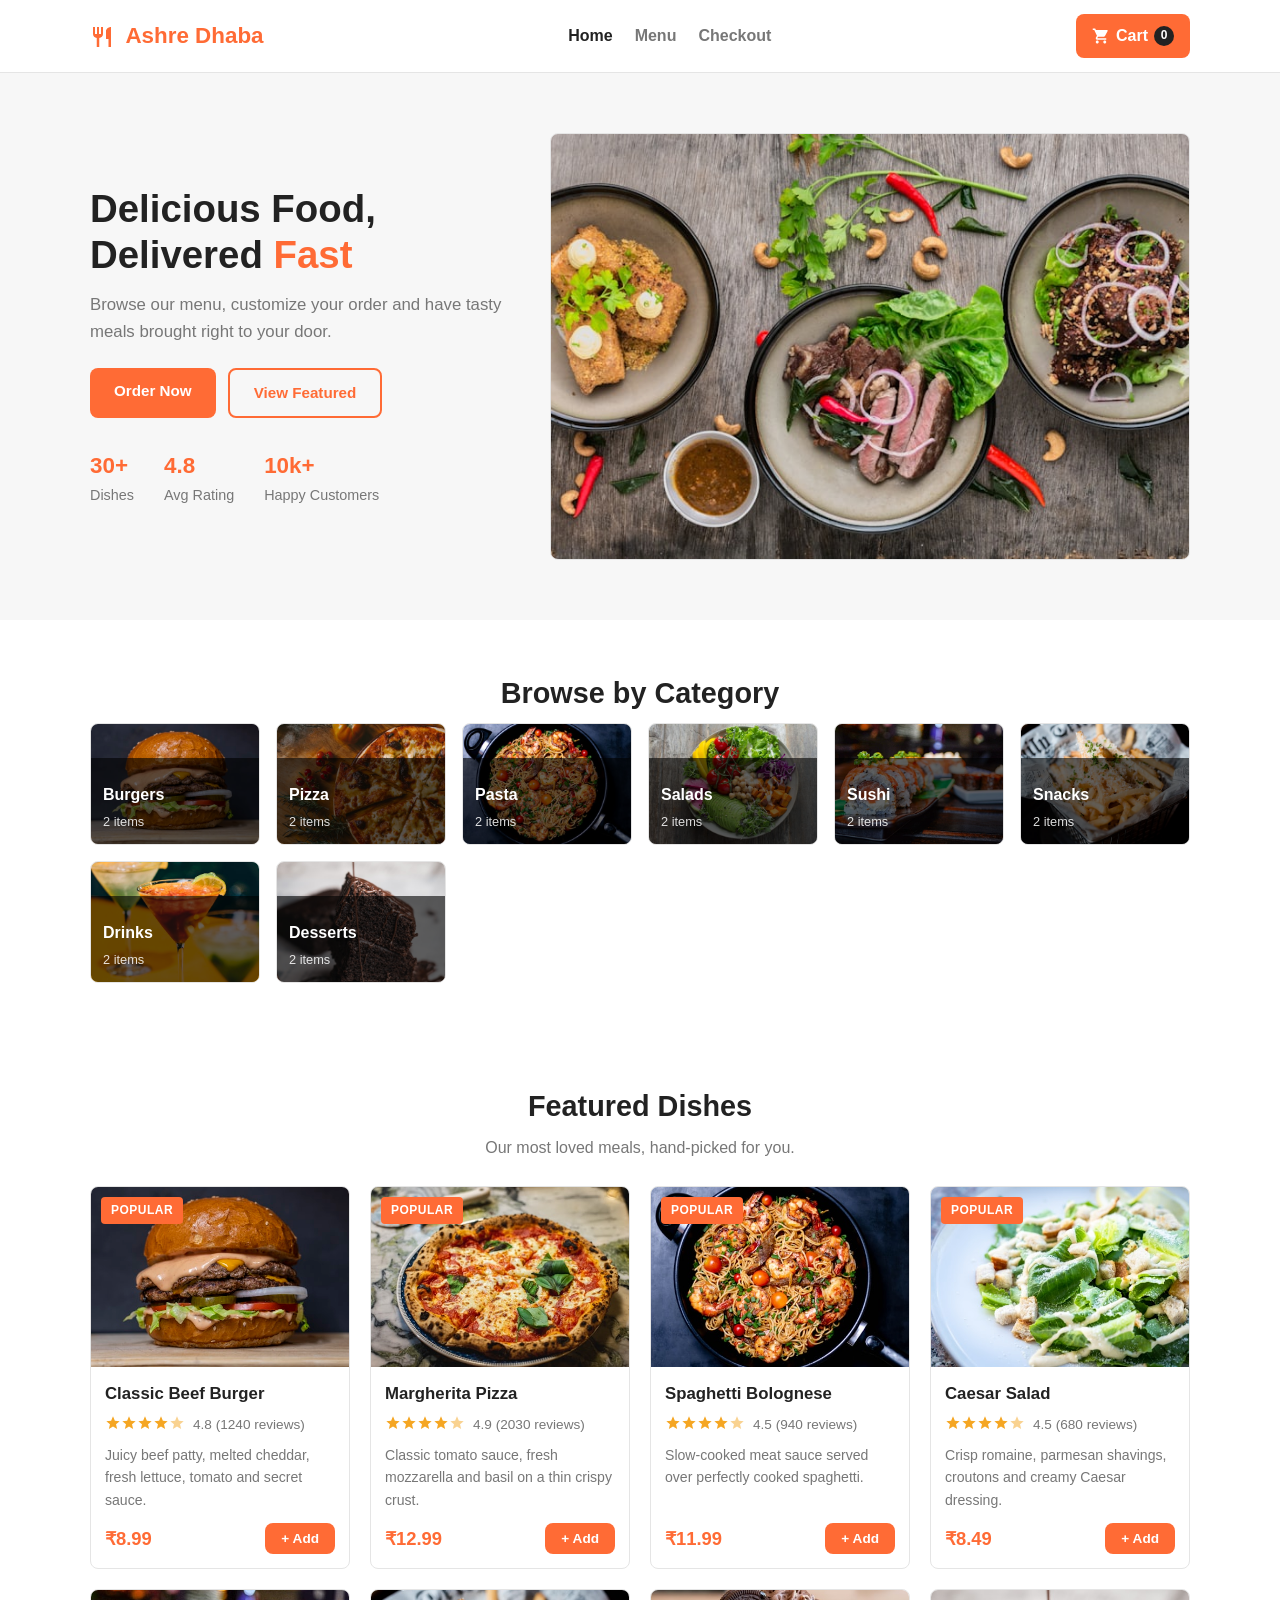
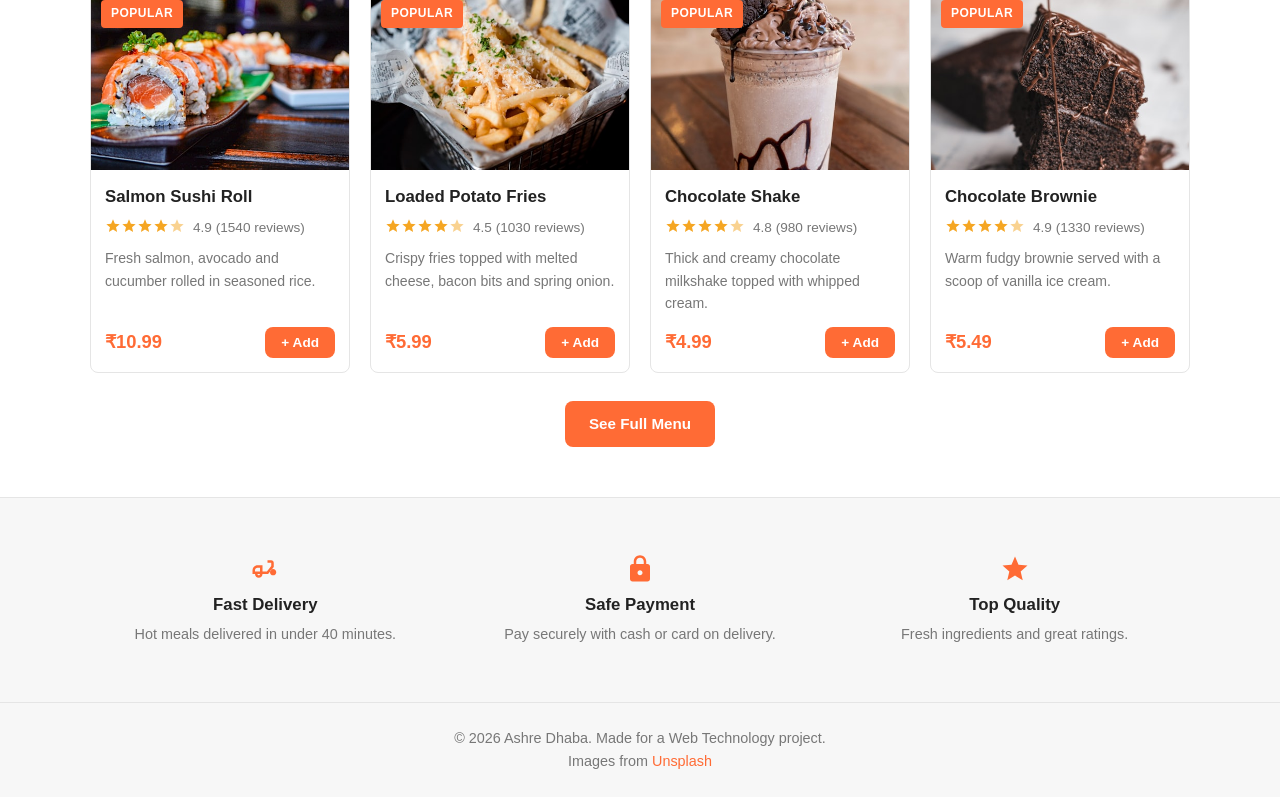
<file: index.html>
<!DOCTYPE html>
<html lang="en">
<head>
  <meta charset="UTF-8">
  <meta name="viewport" content="width=device-width, initial-scale=1.0">
  <title>Ashre Dhaba | Food Ordering System</title>
  <link rel="stylesheet" href="css/style.css">
</head>
<body>

  <!-- Navigation bar -->
  <header class="navbar">
    <div class="container nav-inner">
      <a href="index.html" class="logo">
        <svg class="logo-icon" viewBox="0 0 24 24" width="24" height="24" fill="currentColor" aria-hidden="true"><path d="M11 9H9V2H7v7H5V2H3v7c0 2.12 1.66 3.84 3.75 3.97V22h2.5v-9.03C11.34 12.84 13 11.12 13 9V2h-2v7zm5-3v8h2.5v8H21V2c-2.76 0-5 2.24-5 4z"/></svg>
        Ashre Dhaba
      </a>
      <nav class="nav-links">
        <a href="index.html" class="active">Home</a>
        <a href="menu.html">Menu</a>
        <a href="checkout.html">Checkout</a>
      </nav>
      <a href="checkout.html" class="cart-btn">
        <svg class="cart-icon" viewBox="0 0 24 24" width="18" height="18" fill="currentColor" aria-hidden="true"><path d="M7 18c-1.1 0-1.99.9-1.99 2S5.9 22 7 22s2-.9 2-2-.9-2-2-2zM1 2v2h2l3.6 7.59-1.35 2.45c-.16.28-.25.61-.25.96 0 1.1.9 2 2 2h12v-2H7.42c-.14 0-.25-.11-.25-.25l.03-.12.9-1.63h7.45c.75 0 1.41-.41 1.75-1.03l3.58-6.49c.08-.14.12-.31.12-.48 0-.55-.45-1-1-1H5.21l-.94-2H1zm16 16c-1.1 0-1.99.9-1.99 2s.89 2 1.99 2 2-.9 2-2-.9-2-2-2z"/></svg>
        Cart <span class="cart-badge">0</span>
      </a>
    </div>
  </header>

  <!-- Hero section -->
  <section class="hero">
    <div class="container hero-inner">
      <div class="hero-text">
        <h1>Delicious Food,<br>Delivered <span class="accent">Fast</span></h1>
        <p>Browse our menu, customize your order and have tasty meals brought right to your door.</p>
        <div class="hero-buttons">
          <a href="menu.html" class="btn btn-primary">Order Now</a>
          <a href="#featured" class="btn btn-outline">View Featured</a>
        </div>
        <div class="hero-stats">
          <div class="stat">
            <span class="stat-number">30+</span>
            <span class="stat-label">Dishes</span>
          </div>
          <div class="stat">
            <span class="stat-number">4.8</span>
            <span class="stat-label">Avg Rating</span>
          </div>
          <div class="stat">
            <span class="stat-number">10k+</span>
            <span class="stat-label">Happy Customers</span>
          </div>
        </div>
      </div>
      <div class="hero-image">
        <img src="images/photo-1504674900247-0877df9cc836.jpg"
             alt="A delicious plate of food">
      </div>
    </div>
  </section>

  <!-- Food categories -->
  <section class="categories-section">
    <div class="container">
      <h2 class="section-title">Browse by Category</h2>
      <div class="category-grid" id="category-grid">
        <!-- Filled by JavaScript -->
      </div>
    </div>
  </section>

  <!-- Featured dishes -->
  <section class="featured-section" id="featured">
    <div class="container">
      <h2 class="section-title">Featured Dishes</h2>
      <p class="section-subtitle">Our most loved meals, hand-picked for you.</p>
      <div class="food-grid" id="featured-grid">
        <!-- Filled by JavaScript -->
      </div>
      <div class="center-btn">
        <a href="menu.html" class="btn btn-primary">See Full Menu</a>
      </div>
    </div>
  </section>

  <!-- Promo / info banner -->
  <section class="promo-section">
    <div class="container promo-inner">
      <div class="promo-box">
        <svg class="promo-icon" viewBox="0 0 24 24" width="30" height="30" fill="currentColor" aria-hidden="true"><path d="M19 7c0-1.1-.9-2-2-2h-3v2h3v2.65L13.52 14H10V9H6c-2.21 0-4 1.79-4 4v3h2c0 1.66 1.34 3 3 3s3-1.34 3-3h4.48L19 10.35V7zM7 17c-.55 0-1-.45-1-1h2c0 .55-.45 1-1 1zm1-3H4v-1c0-1.1.9-2 2-2h2v3zm10.5 3c-1.38 0-2.5-1.12-2.5-2.5s1.12-2.5 2.5-2.5 2.5 1.12 2.5 2.5-1.12 2.5-2.5 2.5z"/></svg>
        <h3>Fast Delivery</h3>
        <p>Hot meals delivered in under 40 minutes.</p>
      </div>
      <div class="promo-box">
        <svg class="promo-icon" viewBox="0 0 24 24" width="30" height="30" fill="currentColor" aria-hidden="true"><path d="M18 8h-1V6c0-2.76-2.24-5-5-5S7 3.24 7 6v2H6c-1.1 0-2 .9-2 2v10c0 1.1.9 2 2 2h12c1.1 0 2-.9 2-2V10c0-1.1-.9-2-2-2zm-6 9c-1.1 0-2-.9-2-2s.9-2 2-2 2 .9 2 2-.9 2-2 2zM9 8V6c0-1.66 1.34-3 3-3s3 1.34 3 3v2H9z"/></svg>
        <h3>Safe Payment</h3>
        <p>Pay securely with cash or card on delivery.</p>
      </div>
      <div class="promo-box">
        <svg class="promo-icon" viewBox="0 0 24 24" width="30" height="30" fill="currentColor" aria-hidden="true"><path d="M12 17.27 18.18 21l-1.64-7.03L22 9.24l-7.19-.61L12 2 9.19 8.63 2 9.24l5.46 4.73L5.82 21z"/></svg>
        <h3>Top Quality</h3>
        <p>Fresh ingredients and great ratings.</p>
      </div>
    </div>
  </section>

  <!-- Footer -->
  <footer class="footer">
    <div class="container footer-inner">
      <p>&copy; 2026 Ashre Dhaba. Made for a Web Technology project.</p>
      <p>Images from <a href="https://unsplash.com" target="_blank">Unsplash</a></p>
    </div>
  </footer>

  <script src="js/data.js"></script>
  <script src="js/cart.js"></script>
  <script src="js/home.js"></script>
</body>
</html>
</file>
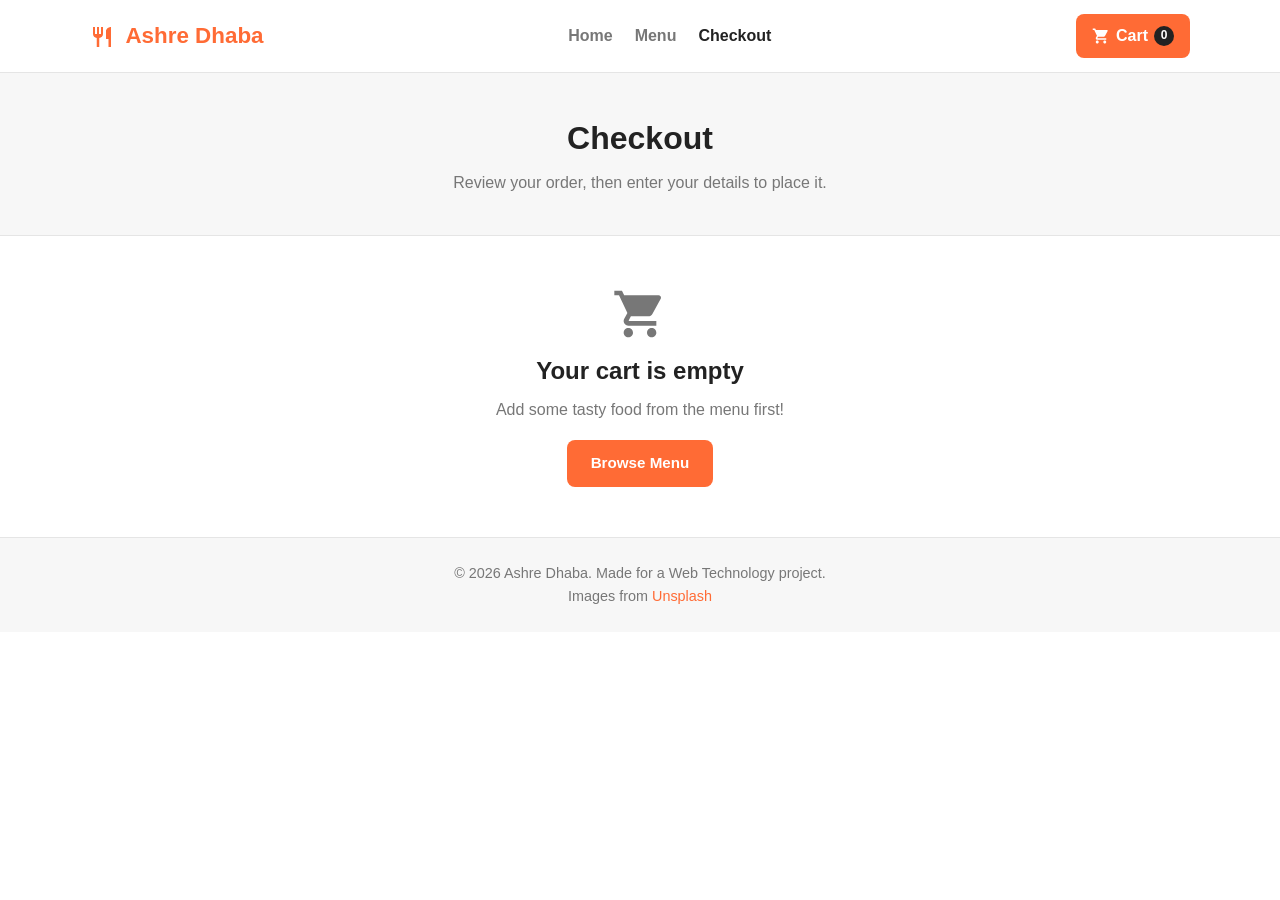
<file: checkout.html>
<!DOCTYPE html>
<html lang="en">
<head>
  <meta charset="UTF-8">
  <meta name="viewport" content="width=device-width, initial-scale=1.0">
  <title>Checkout | Ashre Dhaba</title>
  <link rel="stylesheet" href="css/style.css">
</head>
<body>

  <!-- Navigation bar -->
  <header class="navbar">
    <div class="container nav-inner">
      <a href="index.html" class="logo">
        <svg class="logo-icon" viewBox="0 0 24 24" width="24" height="24" fill="currentColor" aria-hidden="true"><path d="M11 9H9V2H7v7H5V2H3v7c0 2.12 1.66 3.84 3.75 3.97V22h2.5v-9.03C11.34 12.84 13 11.12 13 9V2h-2v7zm5-3v8h2.5v8H21V2c-2.76 0-5 2.24-5 4z"/></svg>
        Ashre Dhaba
      </a>
      <nav class="nav-links">
        <a href="index.html">Home</a>
        <a href="menu.html">Menu</a>
        <a href="checkout.html" class="active">Checkout</a>
      </nav>
      <a href="checkout.html" class="cart-btn">
        <svg class="cart-icon" viewBox="0 0 24 24" width="18" height="18" fill="currentColor" aria-hidden="true"><path d="M7 18c-1.1 0-1.99.9-1.99 2S5.9 22 7 22s2-.9 2-2-.9-2-2-2zM1 2v2h2l3.6 7.59-1.35 2.45c-.16.28-.25.61-.25.96 0 1.1.9 2 2 2h12v-2H7.42c-.14 0-.25-.11-.25-.25l.03-.12.9-1.63h7.45c.75 0 1.41-.41 1.75-1.03l3.58-6.49c.08-.14.12-.31.12-.48 0-.55-.45-1-1-1H5.21l-.94-2H1zm16 16c-1.1 0-1.99.9-1.99 2s.89 2 1.99 2 2-.9 2-2-.9-2-2-2z"/></svg>
        Cart <span class="cart-badge">0</span>
      </a>
    </div>
  </header>

  <!-- Checkout page header -->
  <section class="page-header">
    <div class="container">
      <h1>Checkout</h1>
      <p>Review your order, then enter your details to place it.</p>
    </div>
  </section>

  <!-- Empty cart message -->
  <section class="empty-cart" id="empty-cart">
    <div class="container empty-cart-inner">
      <svg class="empty-icon" viewBox="0 0 24 24" width="56" height="56" fill="currentColor" aria-hidden="true"><path d="M7 18c-1.1 0-1.99.9-1.99 2S5.9 22 7 22s2-.9 2-2-.9-2-2-2zM1 2v2h2l3.6 7.59-1.35 2.45c-.16.28-.25.61-.25.96 0 1.1.9 2 2 2h12v-2H7.42c-.14 0-.25-.11-.25-.25l.03-.12.9-1.63h7.45c.75 0 1.41-.41 1.75-1.03l3.58-6.49c.08-.14.12-.31.12-.48 0-.55-.45-1-1-1H5.21l-.94-2H1zm16 16c-1.1 0-1.99.9-1.99 2s.89 2 1.99 2 2-.9 2-2-.9-2-2-2z"/></svg>
      <h2>Your cart is empty</h2>
      <p>Add some tasty food from the menu first!</p>
      <a href="menu.html" class="btn btn-primary">Browse Menu</a>
    </div>
  </section>

  <!-- Checkout layout: order summary + customer form -->
  <section class="checkout-section" id="checkout-section">
    <div class="container checkout-grid">

      <!-- Left column: order summary -->
      <div class="order-summary">
        <h2>Your Order</h2>
        <div id="cart-items">
          <!-- Cart items filled by JavaScript -->
        </div>
        <div class="bill-box" id="bill-box">
          <!-- Bill calculation filled by JavaScript -->
        </div>
      </div>

      <!-- Right column: customer information form -->
      <div class="customer-form">
        <h2>Delivery Details</h2>
        <form id="checkout-form" novalidate>

          <div class="form-group">
            <label for="name">Full Name</label>
            <input type="text" id="name" placeholder="e.g. John Smith">
            <small class="error-msg" id="name-error"></small>
          </div>

          <div class="form-group">
            <label for="email">Email Address</label>
            <input type="email" id="email" placeholder="e.g. john@example.com">
            <small class="error-msg" id="email-error"></small>
          </div>

          <div class="form-group">
            <label for="phone">Phone Number</label>
            <input type="tel" id="phone" placeholder="e.g. 0712345678">
            <small class="error-msg" id="phone-error"></small>
          </div>

          <div class="form-group">
            <label for="address">Delivery Address</label>
            <input type="text" id="address" placeholder="Street, city, postcode">
            <small class="error-msg" id="address-error"></small>
          </div>

          <div class="form-group">
            <label for="notes">Order Notes (optional)</label>
            <textarea id="notes" rows="3" placeholder="Any special instructions..."></textarea>
          </div>

          <div class="form-group">
            <label>Payment Method</label>
            <div class="payment-options">
              <label class="payment-option">
                <input type="radio" name="payment" value="Cash on Delivery" checked>
                <svg class="pay-icon" viewBox="0 0 24 24" width="18" height="18" fill="currentColor" aria-hidden="true"><path d="M19 14V6c0-1.1-.9-2-2-2H3c-1.1 0-2 .9-2 2v8c0 1.1.9 2 2 2h14c1.1 0 2-.9 2-2zm-9-1c-1.66 0-3-1.34-3-3s1.34-3 3-3 3 1.34 3 3-1.34 3-3 3zm13-6v11c0 1.1-.9 2-2 2H4v-2h17V7h2z"/></svg>
                <span>Cash on Delivery</span>
              </label>
              <label class="payment-option">
                <input type="radio" name="payment" value="Card on Delivery">
                <svg class="pay-icon" viewBox="0 0 24 24" width="18" height="18" fill="currentColor" aria-hidden="true"><path d="M20 4H4c-1.11 0-1.99.89-1.99 2L2 18c0 1.11.89 2 2 2h16c1.11 0 2-.89 2-2V6c0-1.11-.89-2-2-2zm0 14H4v-6h16v6zm0-10H4V6h16v2z"/></svg>
                <span>Card on Delivery</span>
              </label>
            </div>
          </div>

          <button type="submit" class="btn btn-primary btn-block">Place Order</button>
        </form>
      </div>
    </div>
  </section>

  <!-- Order confirmation modal -->
  <div class="modal-overlay" id="confirm-overlay">
    <div class="modal confirm-modal">
      <svg class="confirm-icon" viewBox="0 0 24 24" width="48" height="48" fill="currentColor" aria-hidden="true"><path d="M12 2C6.48 2 2 6.48 2 12s4.48 10 10 10 10-4.48 10-10S17.52 2 12 2zm-2 15-5-5 1.41-1.41L10 14.17l7.59-7.59L19 8l-9 9z"/></svg>
      <h2>Order Confirmed!</h2>
      <p>Thank you for your order. Your food is being prepared and will be delivered soon.</p>
      <div class="confirm-details">
        <p><strong>Order Number:</strong> <span id="confirm-number"></span></p>
        <p><strong>Total Paid:</strong> <span id="confirm-total"></span></p>
        <p><strong>Delivery To:</strong> <span id="confirm-address"></span></p>
        <p><strong>Payment:</strong> <span id="confirm-payment"></span></p>
      </div>
      <a href="menu.html" class="btn btn-primary">Order More Food</a>
    </div>
  </div>

  <!-- Footer -->
  <footer class="footer">
    <div class="container footer-inner">
      <p>&copy; 2026 Ashre Dhaba. Made for a Web Technology project.</p>
      <p>Images from <a href="https://unsplash.com" target="_blank">Unsplash</a></p>
    </div>
  </footer>

  <script src="js/data.js"></script>
  <script src="js/cart.js"></script>
  <script src="js/checkout.js"></script>
</body>
</html>
</file>
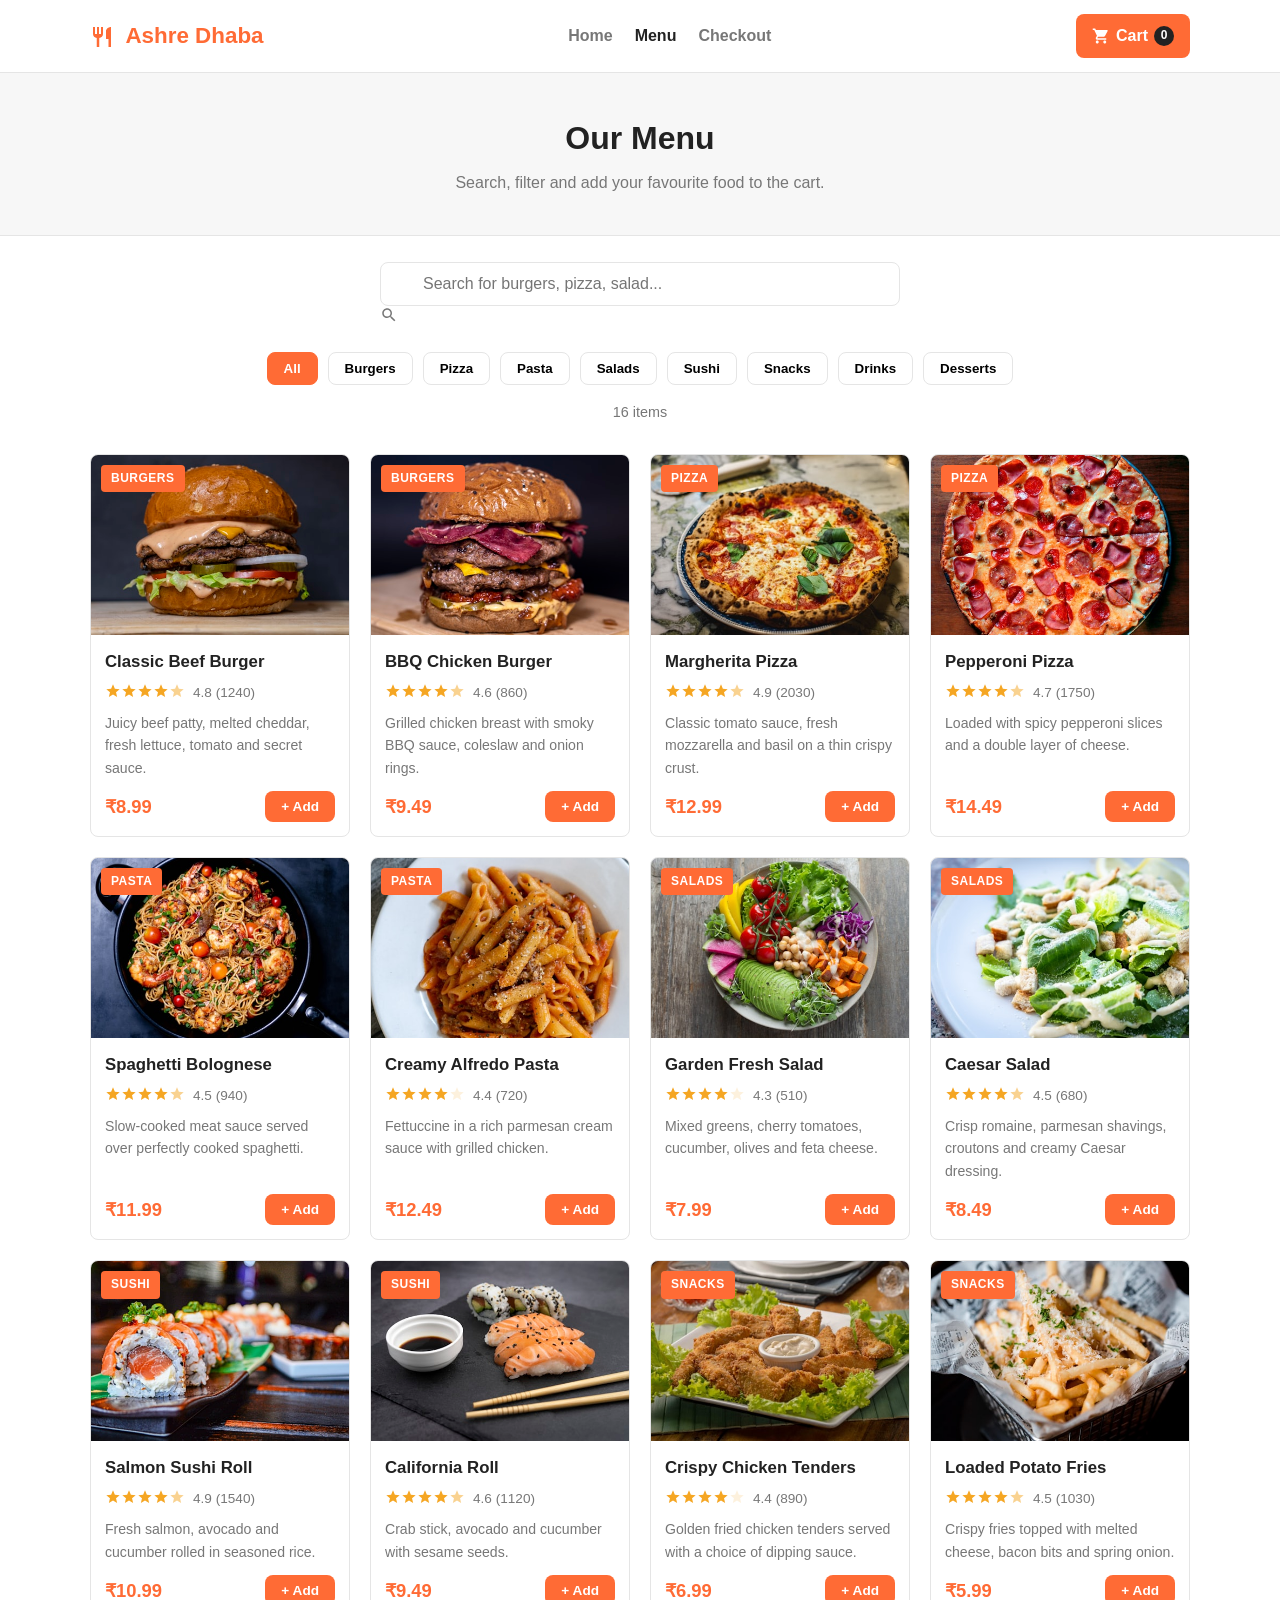
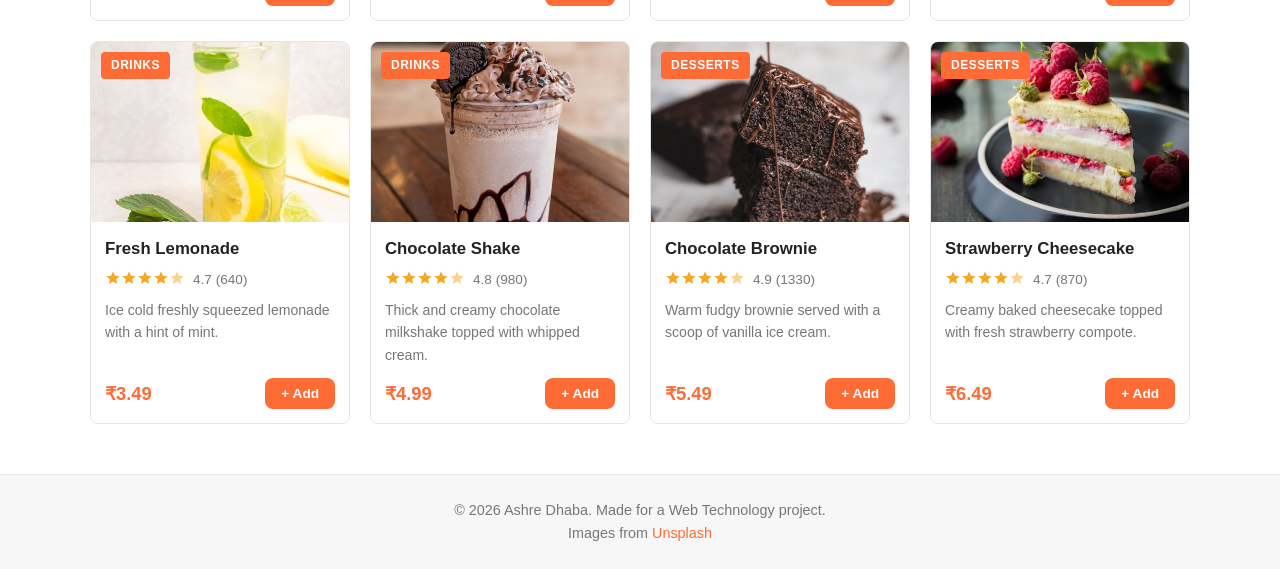
<file: menu.html>
<!DOCTYPE html>
<html lang="en">
<head>
  <meta charset="UTF-8">
  <meta name="viewport" content="width=device-width, initial-scale=1.0">
  <title>Menu | Ashre Dhaba</title>
  <link rel="stylesheet" href="css/style.css">
</head>
<body>

  <!-- Navigation bar -->
  <header class="navbar">
    <div class="container nav-inner">
      <a href="index.html" class="logo">
        <svg class="logo-icon" viewBox="0 0 24 24" width="24" height="24" fill="currentColor" aria-hidden="true"><path d="M11 9H9V2H7v7H5V2H3v7c0 2.12 1.66 3.84 3.75 3.97V22h2.5v-9.03C11.34 12.84 13 11.12 13 9V2h-2v7zm5-3v8h2.5v8H21V2c-2.76 0-5 2.24-5 4z"/></svg>
        Ashre Dhaba
      </a>
      <nav class="nav-links">
        <a href="index.html">Home</a>
        <a href="menu.html" class="active">Menu</a>
        <a href="checkout.html">Checkout</a>
      </nav>
      <a href="checkout.html" class="cart-btn">
        <svg class="cart-icon" viewBox="0 0 24 24" width="18" height="18" fill="currentColor" aria-hidden="true"><path d="M7 18c-1.1 0-1.99.9-1.99 2S5.9 22 7 22s2-.9 2-2-.9-2-2-2zM1 2v2h2l3.6 7.59-1.35 2.45c-.16.28-.25.61-.25.96 0 1.1.9 2 2 2h12v-2H7.42c-.14 0-.25-.11-.25-.25l.03-.12.9-1.63h7.45c.75 0 1.41-.41 1.75-1.03l3.58-6.49c.08-.14.12-.31.12-.48 0-.55-.45-1-1-1H5.21l-.94-2H1zm16 16c-1.1 0-1.99.9-1.99 2s.89 2 1.99 2 2-.9 2-2-.9-2-2-2z"/></svg>
        Cart <span class="cart-badge">0</span>
      </a>
    </div>
  </header>

  <!-- Menu page header -->
  <section class="page-header">
    <div class="container">
      <h1>Our Menu</h1>
      <p>Search, filter and add your favourite food to the cart.</p>
    </div>
  </section>

  <!-- Search and filter tools -->
  <section class="menu-tools">
    <div class="container">
      <div class="search-bar">
        <input type="text" id="search-input" placeholder="Search for burgers, pizza, salad...">
        <svg class="search-icon" viewBox="0 0 24 24" width="18" height="18" fill="currentColor" aria-hidden="true"><path d="M15.5 14h-.79l-.28-.27C15.41 12.59 16 11.11 16 9.5 16 5.91 13.09 3 9.5 3S3 5.91 3 9.5 5.91 16 9.5 16c1.61 0 3.09-.59 4.23-1.57l.27.28v.79l5 4.99L20.49 19l-4.99-5zm-6 0C7.01 14 5 11.99 5 9.5S7.01 5 9.5 5 14 7.01 14 9.5 11.99 14 9.5 14z"/></svg>
      </div>

      <div class="filter-row" id="filter-row">
        <!-- Category buttons filled by JavaScript -->
      </div>

      <div class="results-info">
        <span id="results-count">16 items</span>
      </div>
    </div>
  </section>

  <!-- Menu items grid -->
  <section class="menu-section">
    <div class="container">
      <div class="food-grid" id="menu-grid">
        <!-- Food cards filled by JavaScript -->
      </div>
      <p class="no-results" id="no-results">No items found. Try a different search.</p>
    </div>
  </section>

  <!-- Customization modal -->
  <div class="modal-overlay" id="modal-overlay">
    <div class="modal" id="modal">
      <!-- Content filled by JavaScript when a dish is clicked -->
    </div>
  </div>

  <!-- Toast notification -->
  <div class="toast" id="toast"></div>

  <!-- Footer -->
  <footer class="footer">
    <div class="container footer-inner">
      <p>&copy; 2026 Ashre Dhaba. Made for a Web Technology project.</p>
      <p>Images from <a href="https://unsplash.com" target="_blank">Unsplash</a></p>
    </div>
  </footer>

  <script src="js/data.js"></script>
  <script src="js/cart.js"></script>
  <script src="js/menu.js"></script>
</body>
</html>
</file>
<file: css/style.css>
/* =========================================================
   Ashre Dhaba - Minimal stylesheet
   Simple, beginner-friendly CSS. One accent color, flat
   design, no fancy effects.
   ========================================================= */

* {
  margin: 0;
  padding: 0;
  box-sizing: border-box;
}

:root {
  --primary: #ff6b35;      /* the only accent color */
  --primary-dark: #e85d22;
  --dark: #222222;         /* main text */
  --muted: #777777;        /* secondary text */
  --light: #f7f7f7;        /* light gray background */
  --white: #ffffff;
  --border: #e5e5e5;       /* thin borders instead of shadows */
  --radius: 8px;
}

body {
  font-family: Arial, Helvetica, sans-serif;
  color: var(--dark);
  background: var(--white);
  line-height: 1.6;
}

a {
  text-decoration: none;
  color: inherit;
}

img {
  max-width: 100%;
  display: block;
}

.container {
  width: 90%;
  max-width: 1100px;
  margin: 0 auto;
}

/* ===== Icons (SVG) ===== */
.logo-icon {
  vertical-align: middle;
  margin-right: 6px;
}

.cart-icon {
  vertical-align: -2px;
}

.search-icon {
  color: var(--muted);
}

.star {
  vertical-align: -2px;
}

.empty-icon {
  color: var(--muted);
}

.pay-icon {
  vertical-align: -2px;
}

.confirm-icon {
  color: #28a745;
}

/* ===== Navigation bar ===== */
.navbar {
  background: var(--white);
  border-bottom: 1px solid var(--border);
  position: sticky;
  top: 0;
  z-index: 100;
}

.nav-inner {
  display: flex;
  align-items: center;
  justify-content: space-between;
  padding: 14px 0;
}

.logo {
  font-size: 1.4rem;
  font-weight: 700;
  color: var(--primary);
}

.nav-links {
  display: flex;
  gap: 22px;
}

.nav-links a {
  font-weight: 600;
  color: var(--muted);
}

.nav-links a:hover,
.nav-links a.active {
  color: var(--dark);
}

.cart-btn {
  background: var(--primary);
  color: var(--white);
  padding: 9px 16px;
  border-radius: var(--radius);
  font-weight: 600;
  display: flex;
  align-items: center;
  gap: 6px;
}

.cart-btn:hover {
  background: var(--primary-dark);
}

.cart-badge {
  background: var(--dark);
  color: var(--white);
  border-radius: 50%;
  font-size: 0.75rem;
  min-width: 20px;
  height: 20px;
  padding: 0 5px;
  display: inline-flex;
  align-items: center;
  justify-content: center;
  font-weight: 700;
}

/* ===== Hero section ===== */
.hero {
  background: var(--light);
  padding: 60px 0;
}

.hero-inner {
  display: flex;
  align-items: center;
  gap: 40px;
}

.hero-text h1 {
  font-size: 2.4rem;
  line-height: 1.2;
  margin-bottom: 14px;
}

.accent {
  color: var(--primary);
}

.hero-text p {
  font-size: 1.05rem;
  color: var(--muted);
  max-width: 460px;
  margin-bottom: 22px;
}

.hero-buttons {
  display: flex;
  gap: 12px;
  margin-bottom: 30px;
}

.hero-stats {
  display: flex;
  gap: 30px;
}

.stat {
  display: flex;
  flex-direction: column;
}

.stat-number {
  font-size: 1.4rem;
  font-weight: 700;
  color: var(--primary);
}

.stat-label {
  color: var(--muted);
  font-size: 0.9rem;
}

.hero-image img {
  border-radius: var(--radius);
  border: 1px solid var(--border);
}

/* ===== Buttons ===== */
.btn {
  display: inline-block;
  padding: 11px 24px;
  border-radius: var(--radius);
  border: none;
  font-weight: 700;
  font-size: 0.95rem;
  cursor: pointer;
}

.btn-primary {
  background: var(--primary);
  color: var(--white);
}

.btn-primary:hover {
  background: var(--primary-dark);
}

.btn-outline {
  background: transparent;
  color: var(--primary);
  border: 2px solid var(--primary);
}

.btn-outline:hover {
  background: var(--primary);
  color: var(--white);
}

.btn-add {
  background: var(--primary);
  color: var(--white);
  padding: 8px 16px;
  font-size: 0.85rem;
}

.btn-add:hover {
  background: var(--primary-dark);
}

.btn-block {
  width: 100%;
}

.center-btn {
  text-align: center;
  margin-top: 28px;
}

/* ===== Section titles ===== */
.section-title {
  text-align: center;
  font-size: 1.8rem;
  margin-bottom: 6px;
}

.section-subtitle {
  text-align: center;
  color: var(--muted);
  margin-bottom: 26px;
}

.categories-section,
.featured-section {
  padding: 50px 0;
}

/* ===== Category cards ===== */
.category-grid {
  display: grid;
  grid-template-columns: repeat(auto-fit, minmax(150px, 1fr));
  gap: 16px;
}

.category-card {
  position: relative;
  border-radius: var(--radius);
  overflow: hidden;
  cursor: pointer;
  border: 1px solid var(--border);
}

.category-card:hover {
  border-color: var(--primary);
}

.category-card img {
  height: 120px;
  width: 100%;
  object-fit: cover;
}

.category-info {
  position: absolute;
  bottom: 0;
  left: 0;
  right: 0;
  background: rgba(0, 0, 0, 0.6);
  color: var(--white);
  padding: 24px 12px 10px;
}

.category-info h3 {
  font-size: 1rem;
}

.category-info span {
  font-size: 0.8rem;
  opacity: 0.85;
}

/* ===== Food cards ===== */
.food-grid {
  display: grid;
  grid-template-columns: repeat(auto-fill, minmax(250px, 1fr));
  gap: 20px;
}

.food-card {
  background: var(--white);
  border: 1px solid var(--border);
  border-radius: var(--radius);
  overflow: hidden;
  display: flex;
  flex-direction: column;
}

.food-card:hover {
  border-color: var(--primary);
}

.food-image {
  position: relative;
  overflow: hidden;
  height: 180px;
}

.food-image img {
  width: 100%;
  height: 100%;
  object-fit: cover;
}

.badge-tag {
  position: absolute;
  top: 10px;
  left: 10px;
  background: var(--primary);
  color: var(--white);
  font-size: 0.75rem;
  font-weight: 700;
  padding: 4px 10px;
  border-radius: 4px;
  text-transform: uppercase;
  letter-spacing: 0.5px;
}

.food-info {
  padding: 14px;
  display: flex;
  flex-direction: column;
  flex: 1;
}

.food-info h3 {
  font-size: 1.05rem;
  margin-bottom: 6px;
}

.food-rating {
  display: flex;
  align-items: center;
  gap: 8px;
  margin-bottom: 8px;
  font-size: 0.85rem;
}

.stars {
  color: #f5a623;
}

.rating-text {
  color: var(--muted);
}

.food-desc {
  color: var(--muted);
  font-size: 0.88rem;
  flex: 1;
  margin-bottom: 12px;
}

.food-bottom {
  display: flex;
  align-items: center;
  justify-content: space-between;
}

.price {
  font-size: 1.15rem;
  font-weight: 700;
  color: var(--primary);
}

/* ===== Promo boxes ===== */
.promo-section {
  padding: 40px 0;
  background: var(--light);
  border-top: 1px solid var(--border);
}

.promo-inner {
  display: grid;
  grid-template-columns: repeat(auto-fit, minmax(200px, 1fr));
  gap: 24px;
  text-align: center;
}

.promo-box {
  padding: 16px;
}

.promo-icon {
  color: var(--primary);
  display: block;
  margin: 0 auto 8px;
}

.promo-box h3 {
  font-size: 1.05rem;
  margin-bottom: 4px;
}

.promo-box p {
  color: var(--muted);
  font-size: 0.9rem;
}

/* ===== Footer ===== */
.footer {
  background: var(--light);
  border-top: 1px solid var(--border);
  color: var(--muted);
  padding: 24px 0;
  text-align: center;
}

.footer a {
  color: var(--primary);
}

.footer-inner p {
  font-size: 0.9rem;
}

/* ===== Page header (menu + checkout) ===== */
.page-header {
  background: var(--light);
  border-bottom: 1px solid var(--border);
  padding: 40px 0;
  text-align: center;
}

.page-header h1 {
  font-size: 2rem;
  margin-bottom: 6px;
}

.page-header p {
  color: var(--muted);
}

/* ===== Search and filter ===== */
.menu-tools {
  padding: 26px 0 10px;
}

.search-bar {
  position: relative;
  max-width: 520px;
  margin: 0 auto 20px;
}

.search-bar input {
  width: 100%;
  padding: 12px 16px 12px 42px;
  border: 1px solid var(--border);
  border-radius: var(--radius);
  font-size: 1rem;
  font-family: inherit;
}

.search-bar input:focus {
  outline: none;
  border-color: var(--primary);
}

.filter-row {
  display: flex;
  flex-wrap: wrap;
  justify-content: center;
  gap: 10px;
  margin-bottom: 16px;
}

.filter-btn {
  background: var(--white);
  border: 1px solid var(--border);
  padding: 8px 16px;
  border-radius: var(--radius);
  font-weight: 600;
  cursor: pointer;
}

.filter-btn:hover {
  border-color: var(--primary);
  color: var(--primary);
}

.filter-btn.active {
  background: var(--primary);
  border-color: var(--primary);
  color: var(--white);
}

.results-info {
  text-align: center;
  color: var(--muted);
  font-size: 0.9rem;
}

.menu-section {
  padding: 20px 0 50px;
}

.no-results {
  text-align: center;
  color: var(--muted);
  padding: 40px 0;
  font-size: 1.05rem;
  display: none;
}

/* ===== Modal ===== */
.modal-overlay {
  position: fixed;
  inset: 0;
  background: rgba(0, 0, 0, 0.6);
  display: flex;
  align-items: center;
  justify-content: center;
  z-index: 200;
  opacity: 0;
  visibility: hidden;
  transition: opacity 0.3s, visibility 0.3s;
  padding: 20px;
}

.modal-overlay.show {
  opacity: 1;
  visibility: visible;
}

.modal {
  background: var(--white);
  border-radius: var(--radius);
  border: 1px solid var(--border);
  width: 100%;
  max-width: 480px;
  max-height: 90vh;
  overflow-y: auto;
}

.modal-image {
  position: relative;
  height: 200px;
}

.modal-image img {
  width: 100%;
  height: 100%;
  object-fit: cover;
}

.modal-close {
  position: absolute;
  top: 10px;
  right: 10px;
  background: rgba(0, 0, 0, 0.6);
  color: var(--white);
  border: none;
  width: 34px;
  height: 34px;
  border-radius: 50%;
  font-size: 1.2rem;
  cursor: pointer;
}

.modal-close:hover {
  background: var(--primary);
}

.modal-body {
  padding: 20px;
}

.modal-body h2 {
  margin-bottom: 4px;
}

.modal-desc {
  color: var(--muted);
  font-size: 0.9rem;
  margin-bottom: 16px;
}

.option-block {
  margin-bottom: 16px;
}

.option-block h3 {
  font-size: 0.95rem;
  margin-bottom: 8px;
}

.size-options {
  display: flex;
  gap: 10px;
}

.size-btn {
  flex: 1;
  background: var(--light);
  border: 1px solid var(--border);
  border-radius: var(--radius);
  padding: 10px;
  cursor: pointer;
  display: flex;
  flex-direction: column;
}

.size-btn strong {
  font-size: 0.9rem;
}

.size-btn small {
  color: var(--muted);
  font-size: 0.75rem;
}

.size-btn:hover,
.size-btn.active {
  border-color: var(--primary);
}

.size-btn.active {
  background: #fff1ea;
  color: var(--primary-dark);
}

.topping-options {
  display: grid;
  grid-template-columns: 1fr 1fr;
  gap: 8px;
}

.topping-option {
  display: flex;
  align-items: center;
  gap: 8px;
  background: var(--light);
  border: 1px solid var(--border);
  border-radius: var(--radius);
  padding: 10px;
  cursor: pointer;
  font-size: 0.88rem;
}

.topping-option:hover {
  border-color: var(--primary);
}

.topping-option small {
  color: var(--muted);
}

.qty-control {
  display: inline-flex;
  align-items: center;
  gap: 14px;
  background: var(--light);
  border: 1px solid var(--border);
  border-radius: var(--radius);
  padding: 6px 14px;
}

.qty-control button {
  background: var(--primary);
  color: var(--white);
  border: none;
  width: 28px;
  height: 28px;
  border-radius: 50%;
  font-size: 1.1rem;
  cursor: pointer;
}

.qty-control button:hover {
  background: var(--primary-dark);
}

.qty-control span {
  font-weight: 700;
  min-width: 24px;
  text-align: center;
}

.modal-footer {
  display: flex;
  align-items: center;
  justify-content: space-between;
  border-top: 1px solid var(--border);
  padding-top: 14px;
  margin-top: 6px;
}

.modal-total {
  font-size: 1.3rem;
}

/* ===== Toast ===== */
.toast {
  position: fixed;
  bottom: 30px;
  left: 50%;
  transform: translateX(-50%) translateY(80px);
  background: var(--dark);
  color: var(--white);
  padding: 12px 24px;
  border-radius: var(--radius);
  font-weight: 600;
  z-index: 300;
  opacity: 0;
  transition: transform 0.4s, opacity 0.4s;
}

.toast.show {
  transform: translateX(-50%) translateY(0);
  opacity: 1;
}

/* ===== Empty cart ===== */
.empty-cart {
  padding: 50px 0;
}

.empty-cart-inner {
  text-align: center;
}

.empty-icon {
  display: block;
  margin: 0 auto 10px;
}

.empty-cart h2 {
  margin-bottom: 6px;
}

.empty-cart p {
  color: var(--muted);
  margin-bottom: 18px;
}

/* ===== Checkout layout ===== */
.checkout-section {
  padding: 36px 0 60px;
}

.checkout-grid {
  display: grid;
  grid-template-columns: 1.1fr 1fr;
  gap: 26px;
  align-items: start;
}

.order-summary,
.customer-form {
  background: var(--white);
  border: 1px solid var(--border);
  border-radius: var(--radius);
  padding: 24px;
}

.order-summary h2,
.customer-form h2 {
  margin-bottom: 16px;
  font-size: 1.25rem;
}

/* Cart items on the checkout page */
.cart-item {
  display: flex;
  align-items: center;
  gap: 14px;
  padding: 14px 0;
  border-bottom: 1px solid var(--border);
}

.cart-item img {
  width: 70px;
  height: 70px;
  border-radius: var(--radius);
  object-fit: cover;
}

.cart-item-info {
  flex: 1;
}

.cart-item-info h3 {
  font-size: 0.98rem;
}

.cart-item-meta {
  color: var(--muted);
  font-size: 0.78rem;
}

.cart-item-price {
  color: var(--primary);
  font-weight: 700;
  font-size: 0.85rem;
}

.cart-item-actions {
  display: flex;
  flex-direction: column;
  align-items: flex-end;
  gap: 6px;
}

.qty-control.small {
  padding: 4px 10px;
  gap: 10px;
}

.qty-control.small button {
  width: 24px;
  height: 24px;
  font-size: 0.9rem;
}

.cart-item-line-total {
  font-weight: 700;
}

.remove-btn {
  background: none;
  border: none;
  color: #d6336c;
  font-size: 0.8rem;
  cursor: pointer;
  text-decoration: underline;
}

.remove-btn:hover {
  color: #a02050;
}

/* Bill box */
.bill-box {
  margin-top: 16px;
}

.bill-row {
  display: flex;
  justify-content: space-between;
  padding: 8px 0;
  color: var(--muted);
}

.bill-row.total {
  border-top: 1px solid var(--border);
  margin-top: 8px;
  padding-top: 12px;
  font-weight: 700;
  font-size: 1.15rem;
  color: var(--dark);
}

.free {
  color: #28a745;
}

.delivery-hint {
  font-size: 0.82rem;
  color: var(--primary);
  background: #fff1ea;
  border-radius: var(--radius);
  padding: 8px 12px;
  margin-top: 8px;
}

/* ===== Customer form ===== */
.form-group {
  margin-bottom: 16px;
}

.form-group label {
  display: block;
  font-weight: 600;
  font-size: 0.9rem;
  margin-bottom: 6px;
}

.form-group input,
.form-group textarea {
  width: 100%;
  padding: 11px 12px;
  border: 1px solid var(--border);
  border-radius: var(--radius);
  font-size: 0.95rem;
  font-family: inherit;
  background: var(--white);
}

.form-group input:focus,
.form-group textarea:focus {
  outline: none;
  border-color: var(--primary);
}

.form-group textarea {
  resize: vertical;
}

.error-msg {
  color: #d6336c;
  font-size: 0.8rem;
  display: block;
  margin-top: 4px;
}

.input-error {
  border-color: #d6336c !important;
}

.payment-options {
  display: flex;
  gap: 12px;
}

.payment-option {
  flex: 1;
  background: var(--light);
  border: 1px solid var(--border);
  border-radius: var(--radius);
  padding: 12px;
  cursor: pointer;
  display: flex;
  align-items: center;
  gap: 8px;
}

.payment-option:hover,
.payment-option:has(input:checked) {
  border-color: var(--primary);
}

.payment-option:has(input:checked) {
  background: #fff1ea;
}

/* ===== Confirmation modal ===== */
.confirm-modal {
  max-width: 420px;
  text-align: center;
  padding: 30px 26px;
}

.confirm-icon {
  display: block;
  margin: 0 auto 10px;
}

.confirm-modal h2 {
  color: #28a745;
  margin-bottom: 8px;
}

.confirm-modal p {
  color: var(--muted);
  font-size: 0.92rem;
  margin-bottom: 16px;
}

.confirm-details {
  background: var(--light);
  border: 1px solid var(--border);
  border-radius: var(--radius);
  padding: 14px;
  margin-bottom: 18px;
  text-align: left;
}

.confirm-details p {
  margin-bottom: 6px;
  color: var(--dark);
}

.confirm-details p:last-child {
  margin-bottom: 0;
}

/* ===== Responsive design ===== */
@media (max-width: 900px) {
  .hero-inner {
    flex-direction: column;
    text-align: center;
  }

  .hero-text p {
    margin-left: auto;
    margin-right: auto;
  }

  .hero-buttons {
    justify-content: center;
  }

  .hero-stats {
    justify-content: center;
  }

  .checkout-grid {
    grid-template-columns: 1fr;
  }
}

@media (max-width: 640px) {
  .nav-inner {
    flex-wrap: wrap;
    gap: 8px;
    justify-content: center;
  }

  .nav-links {
    order: 3;
    width: 100%;
    justify-content: center;
    gap: 16px;
  }

  .hero-text h1 {
    font-size: 1.8rem;
  }

  .section-title {
    font-size: 1.5rem;
  }

  .food-grid {
    grid-template-columns: repeat(auto-fill, minmax(160px, 1fr));
    gap: 12px;
  }

  .food-image {
    height: 140px;
  }

  .topping-options {
    grid-template-columns: 1fr;
  }

  .cart-item {
    flex-wrap: wrap;
  }

  .payment-options {
    flex-direction: column;
  }
}
</file>
